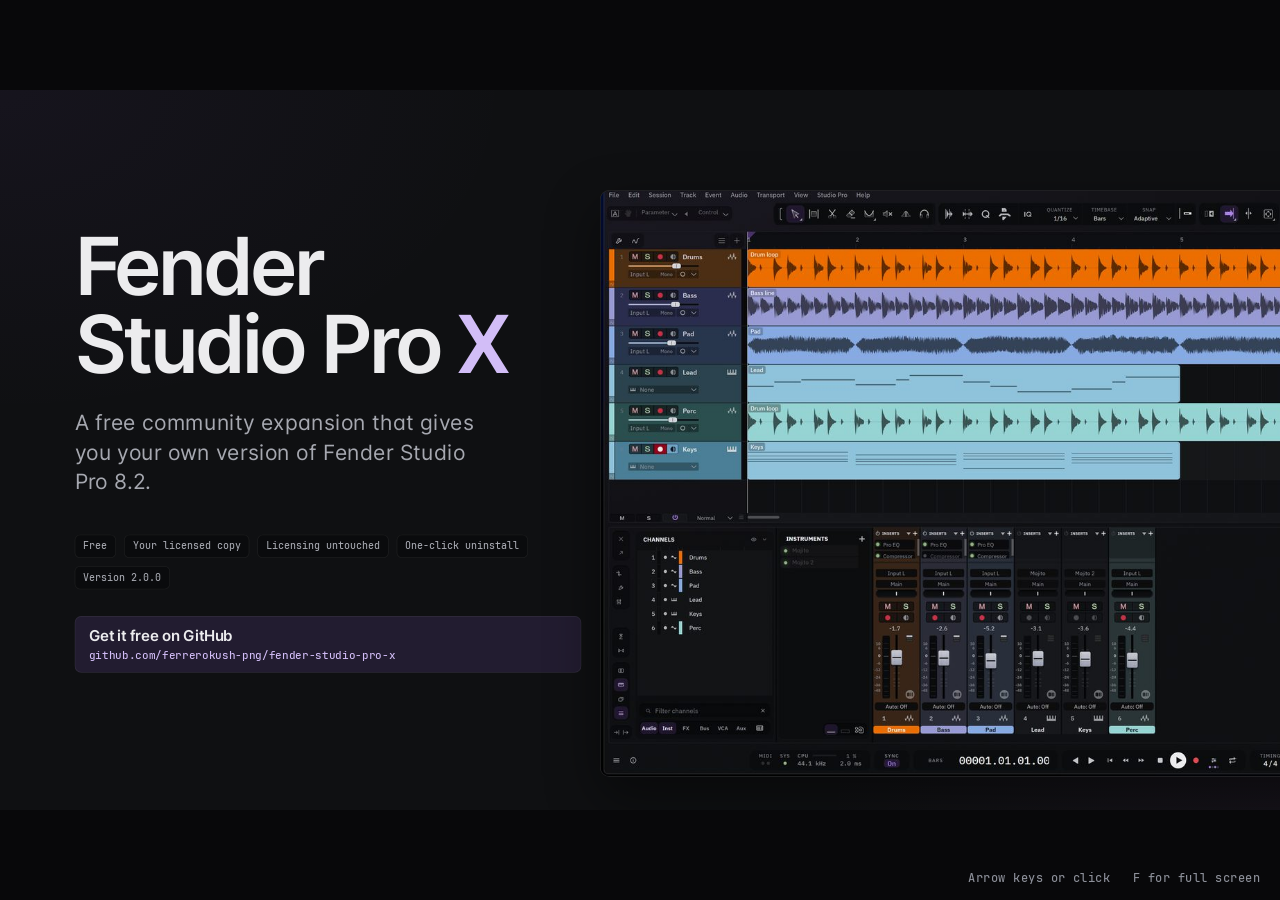
<file: index.html>
<!doctype html>
<html lang="en">
<head>
<meta charset="utf-8">
<meta name="viewport" content="width=device-width, initial-scale=1">
<title>Fender Studio Pro X</title>
<meta name="description" content="Free community mods for Fender Studio Pro 8.2: a chords panel, pitch editing, smarter sound search, a theme and options window, a chat assistant and more. Your own licence, one-click uninstall.">
<meta property="og:type" content="website">
<meta property="og:site_name" content="Fender Studio Pro X">
<meta property="og:title" content="Fender Studio Pro X 2.0.0: take the tour">
<meta property="og:description" content="Free community mods for Fender Studio Pro 8.2: a chords panel, pitch editing, smarter sound search, a theme and options window, a chat assistant and more. Your own licence, one-click uninstall.">
<meta property="og:url" content="https://ferrerokush-png.github.io/fender-studio-pro-x/">
<meta property="og:image" content="https://ferrerokush-png.github.io/fender-studio-pro-x/media/og/2.0/social-main.png">
<meta property="og:image:width" content="1200">
<meta property="og:image:height" content="630">
<meta property="og:image:alt" content="Fender Studio Pro X 2.0.0: free fan mods for Fender Studio Pro 8.2">
<meta name="twitter:card" content="summary_large_image">
<meta name="twitter:title" content="Fender Studio Pro X 2.0.0: take the tour">
<meta name="twitter:description" content="Free community mods for Fender Studio Pro 8.2: a chords panel, pitch editing, smarter sound search, a theme and options window, a chat assistant and more. Your own licence, one-click uninstall.">
<meta name="twitter:image" content="https://ferrerokush-png.github.io/fender-studio-pro-x/media/og/2.0/social-main.png">
<meta http-equiv="refresh" content="0; url=presentation/Fender%20Studio%20Pro%20X%20-%20Presentation.html">
<link rel="canonical" href="presentation/Fender%20Studio%20Pro%20X%20-%20Presentation.html">
<style>body{margin:0;min-height:100vh;display:grid;place-items:center;background:#0F1012;color:#C9CBD1;font:16px/1.5 system-ui,sans-serif}a{color:#fff}</style>
</head>
<body>
<p>Opening the presentation&hellip; <a href="presentation/Fender%20Studio%20Pro%20X%20-%20Presentation.html">open it here</a> or go to the <a href="https://github.com/ferrerokush-png/fender-studio-pro-x">project page</a>.</p>
</body>
</html>
</file>
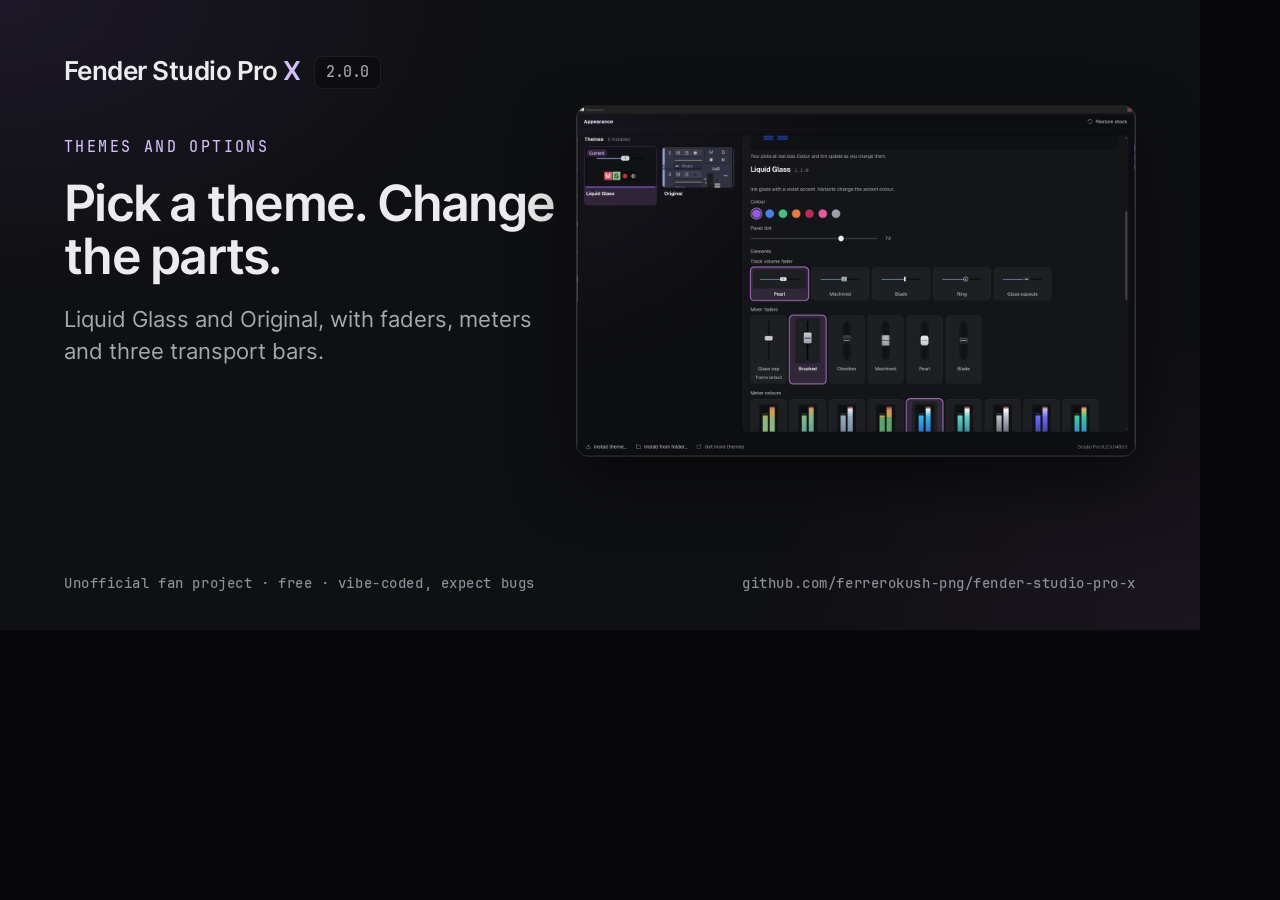
<file: media/og/2.0/social-appearance.html>
<!doctype html>
<html lang="en"><head><meta charset="utf-8"><title>Pick a theme. Change the parts.</title>
<link rel="stylesheet" href="fonts.css"><link rel="stylesheet" href="og.css">
</head><body>
<div class="card">
  <div class="wm">Fender Studio Pro <b>X</b><span class="chip">2.0.0</span></div>
  <div class="left"><p class="eyebrow">Themes and options</p><h1>Pick a theme. Change the parts.</h1><p class="sub">Liquid Glass and Original, with faders, meters and three transport bars.</p></div>
  <div class="pics"><img src="../../../img/2.0/appearance-window.png" width="560" alt="The Appearance window with themes and skin options"></div>
  <div class="foot"><span>Unofficial fan project &middot; free &middot; vibe-coded, expect bugs</span><span>github.com/ferrerokush-png/fender-studio-pro-x</span></div>
</div></body></html>
</file>
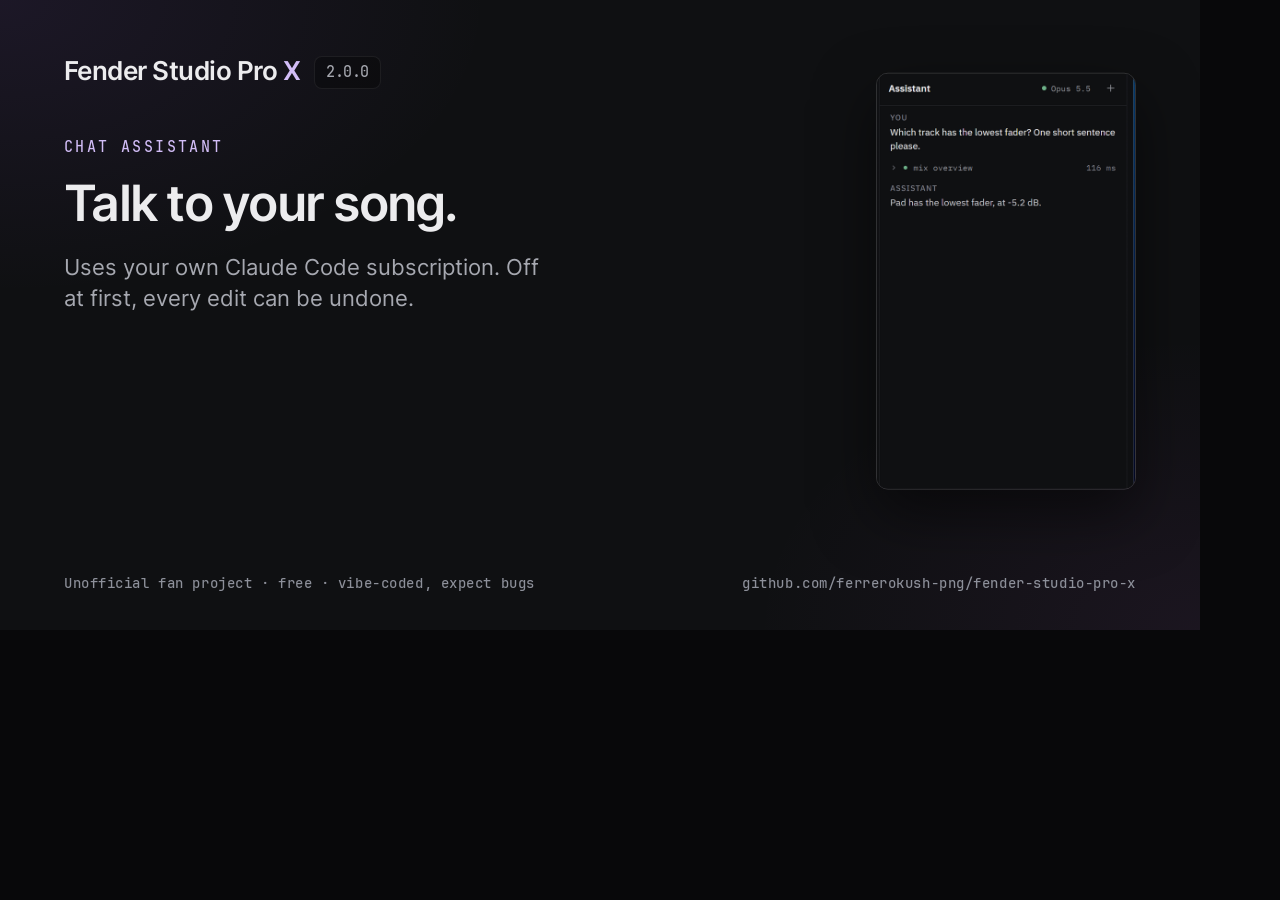
<file: media/og/2.0/social-chat.html>
<!doctype html>
<html lang="en"><head><meta charset="utf-8"><title>Talk to your song.</title>
<link rel="stylesheet" href="fonts.css"><link rel="stylesheet" href="og.css">
</head><body>
<div class="card">
  <div class="wm">Fender Studio Pro <b>X</b><span class="chip">2.0.0</span></div>
  <div class="left"><p class="eyebrow">Chat assistant</p><h1>Talk to your song.</h1><p class="sub">Uses your own Claude Code subscription. Off at first, every edit can be undone.</p></div>
  <div class="pics"><img src="../../../img/2.0/chat-panel.png" width="260" alt="The chat panel with a short chat about the song"></div>
  <div class="foot"><span>Unofficial fan project &middot; free &middot; vibe-coded, expect bugs</span><span>github.com/ferrerokush-png/fender-studio-pro-x</span></div>
</div></body></html>
</file>
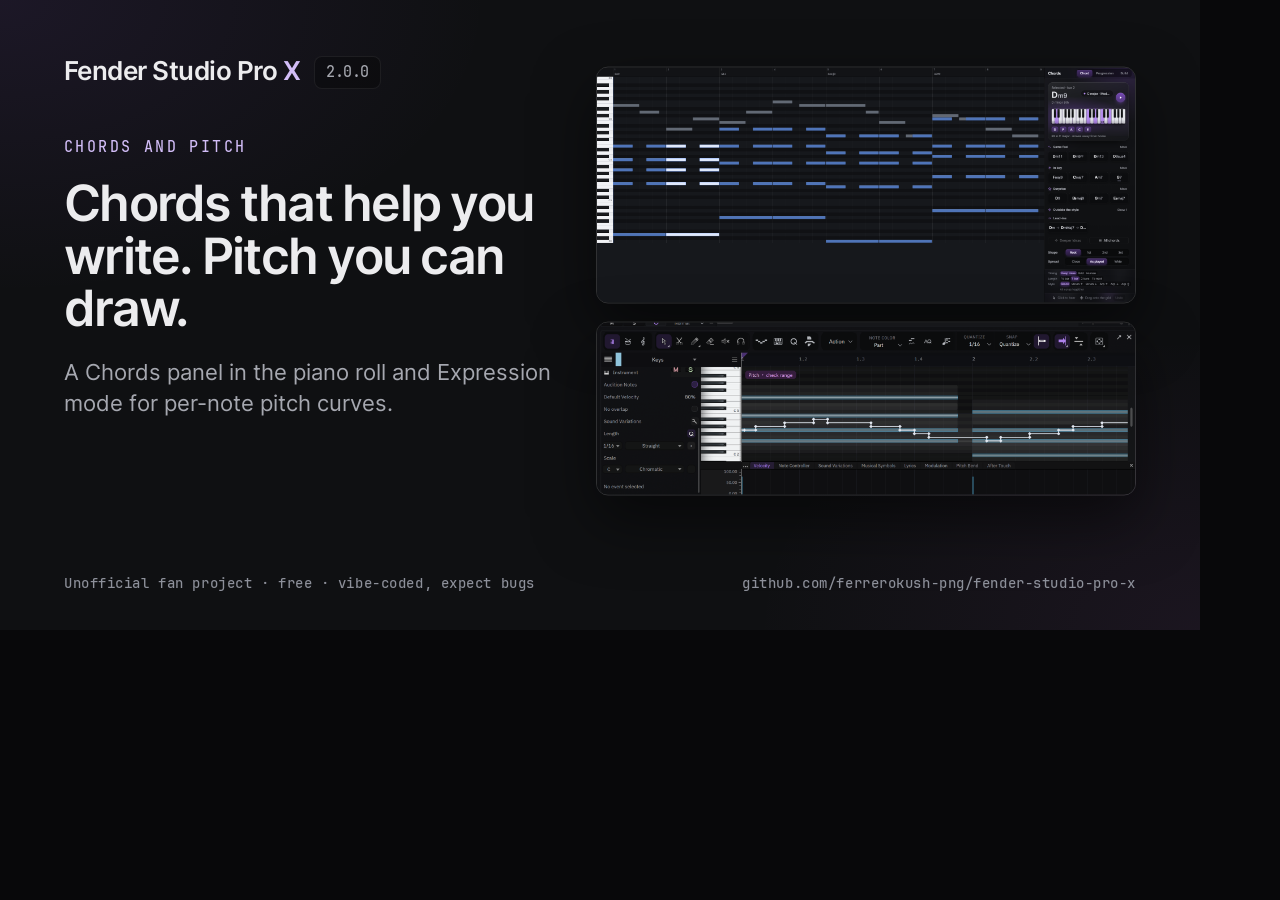
<file: media/og/2.0/social-chords-mpe.html>
<!doctype html>
<html lang="en"><head><meta charset="utf-8"><title>Chords that help you write. Pitch you can draw.</title>
<link rel="stylesheet" href="fonts.css"><link rel="stylesheet" href="og.css">
</head><body>
<div class="card">
  <div class="wm">Fender Studio Pro <b>X</b><span class="chip">2.0.0</span></div>
  <div class="left"><p class="eyebrow">Chords and pitch</p><h1>Chords that help you write. Pitch you can draw.</h1><p class="sub">A Chords panel in the piano roll and Expression mode for per-note pitch curves.</p></div>
  <div class="pics"><img src="../../../img/2.0/chords-hero.png" width="540" alt="The piano roll with the Chords panel docked on the right"><img src="../../../img/2.0/mpe-expression.png" width="540" alt="Expression mode: a pitch line drawn over the notes in the piano roll"></div>
  <div class="foot"><span>Unofficial fan project &middot; free &middot; vibe-coded, expect bugs</span><span>github.com/ferrerokush-png/fender-studio-pro-x</span></div>
</div></body></html>
</file>
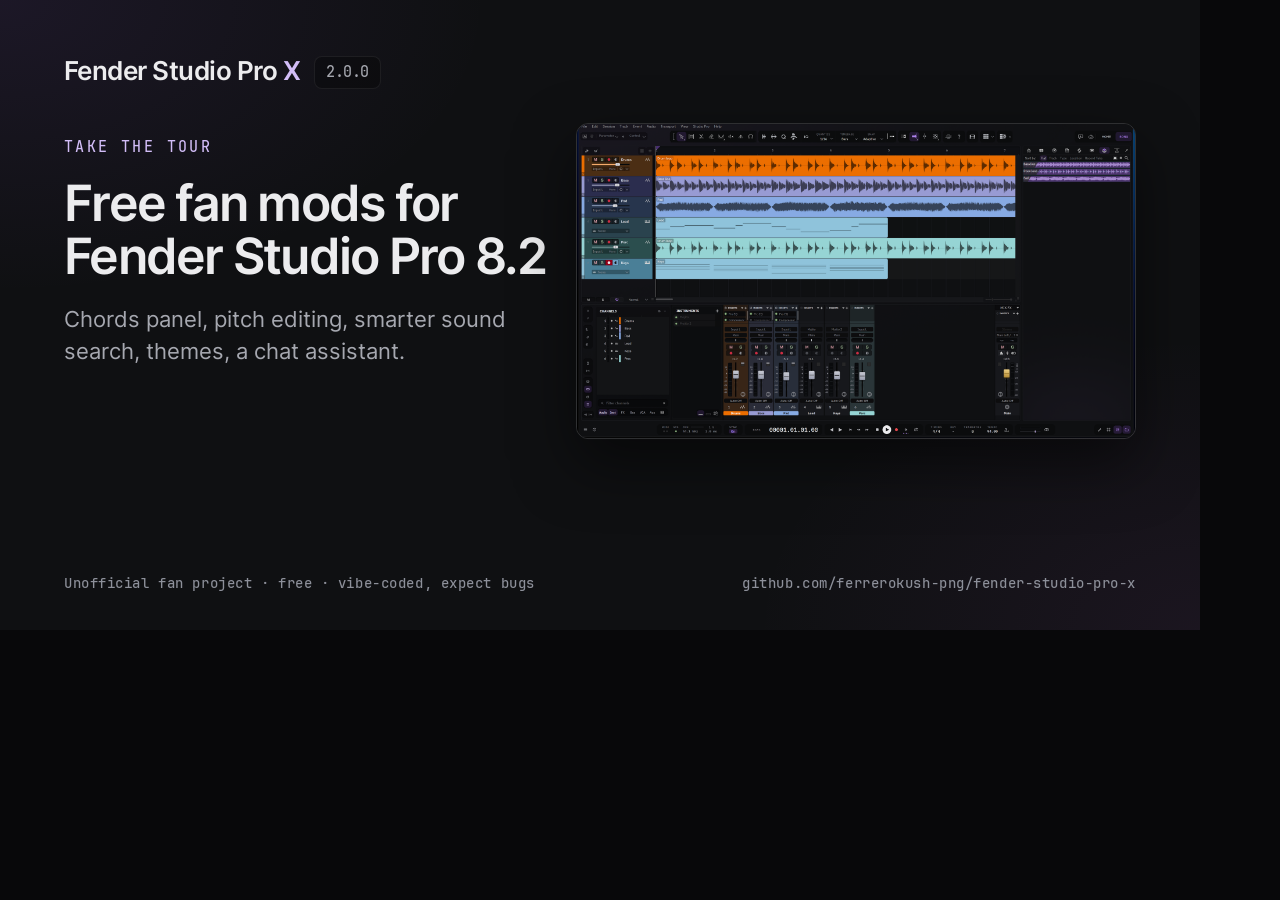
<file: media/og/2.0/social-main.html>
<!doctype html>
<html lang="en"><head><meta charset="utf-8"><title>Free fan mods for Fender Studio Pro 8.2</title>
<link rel="stylesheet" href="fonts.css"><link rel="stylesheet" href="og.css">
</head><body>
<div class="card">
  <div class="wm">Fender Studio Pro <b>X</b><span class="chip">2.0.0</span></div>
  <div class="left"><p class="eyebrow">Take the tour</p><h1>Free fan mods for Fender Studio Pro 8.2</h1><p class="sub">Chords panel, pitch editing, smarter sound search, themes, a chat assistant.</p></div>
  <div class="pics"><img src="../../../img/2.0/hero-song-page.png" width="560" alt="Studio Pro X with the Liquid Glass theme: a demo song with six tracks, the mixer and the browser"></div>
  <div class="foot"><span>Unofficial fan project &middot; free &middot; vibe-coded, expect bugs</span><span>github.com/ferrerokush-png/fender-studio-pro-x</span></div>
</div></body></html>
</file>
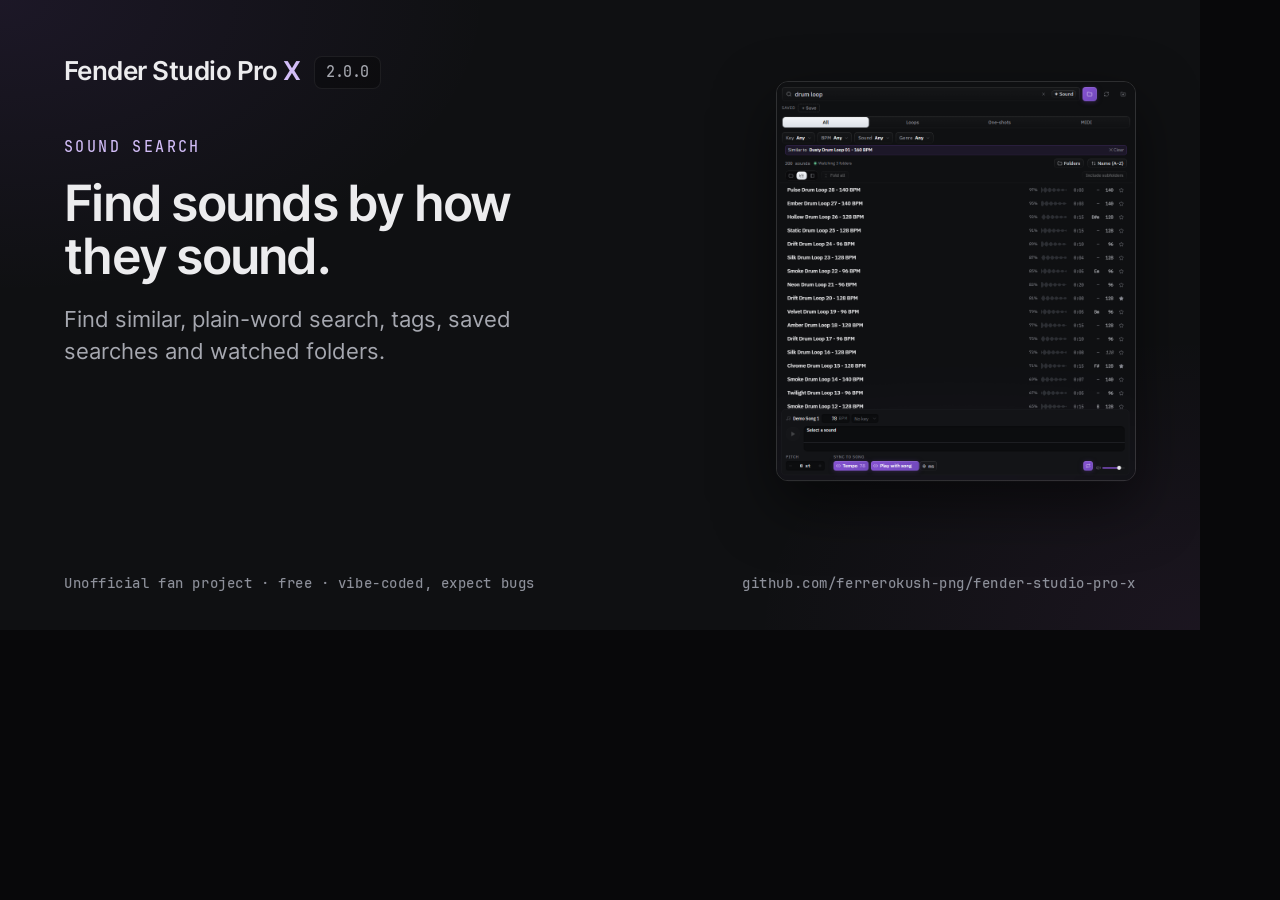
<file: media/og/2.0/social-soundsearch.html>
<!doctype html>
<html lang="en"><head><meta charset="utf-8"><title>Find sounds by how they sound.</title>
<link rel="stylesheet" href="fonts.css"><link rel="stylesheet" href="og.css">
</head><body>
<div class="card">
  <div class="wm">Fender Studio Pro <b>X</b><span class="chip">2.0.0</span></div>
  <div class="left"><p class="eyebrow">Sound search</p><h1>Find sounds by how they sound.</h1><p class="sub">Find similar, plain-word search, tags, saved searches and watched folders.</p></div>
  <div class="pics"><img src="../../../img/2.0/ss-similar.png" width="360" alt="Sound search with Find similar results and a similarity column"></div>
  <div class="foot"><span>Unofficial fan project &middot; free &middot; vibe-coded, expect bugs</span><span>github.com/ferrerokush-png/fender-studio-pro-x</span></div>
</div></body></html>
</file>
